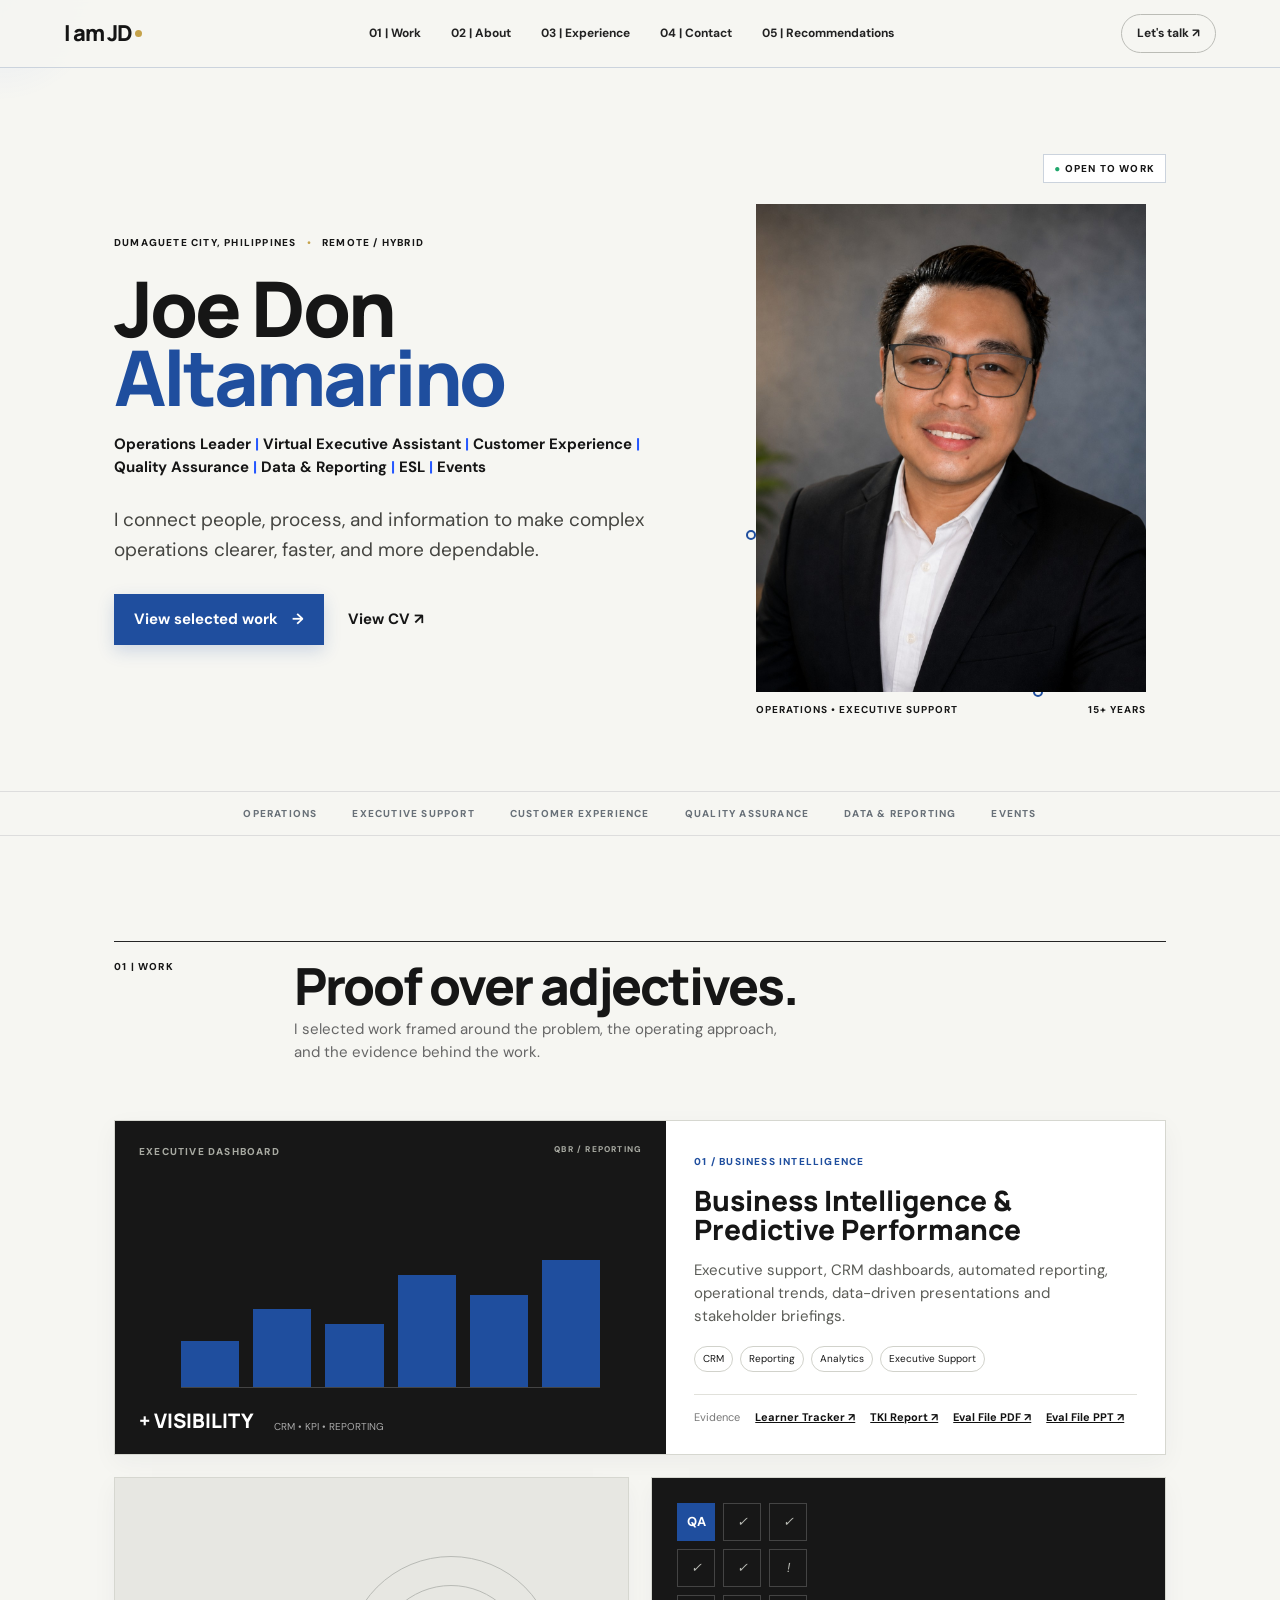
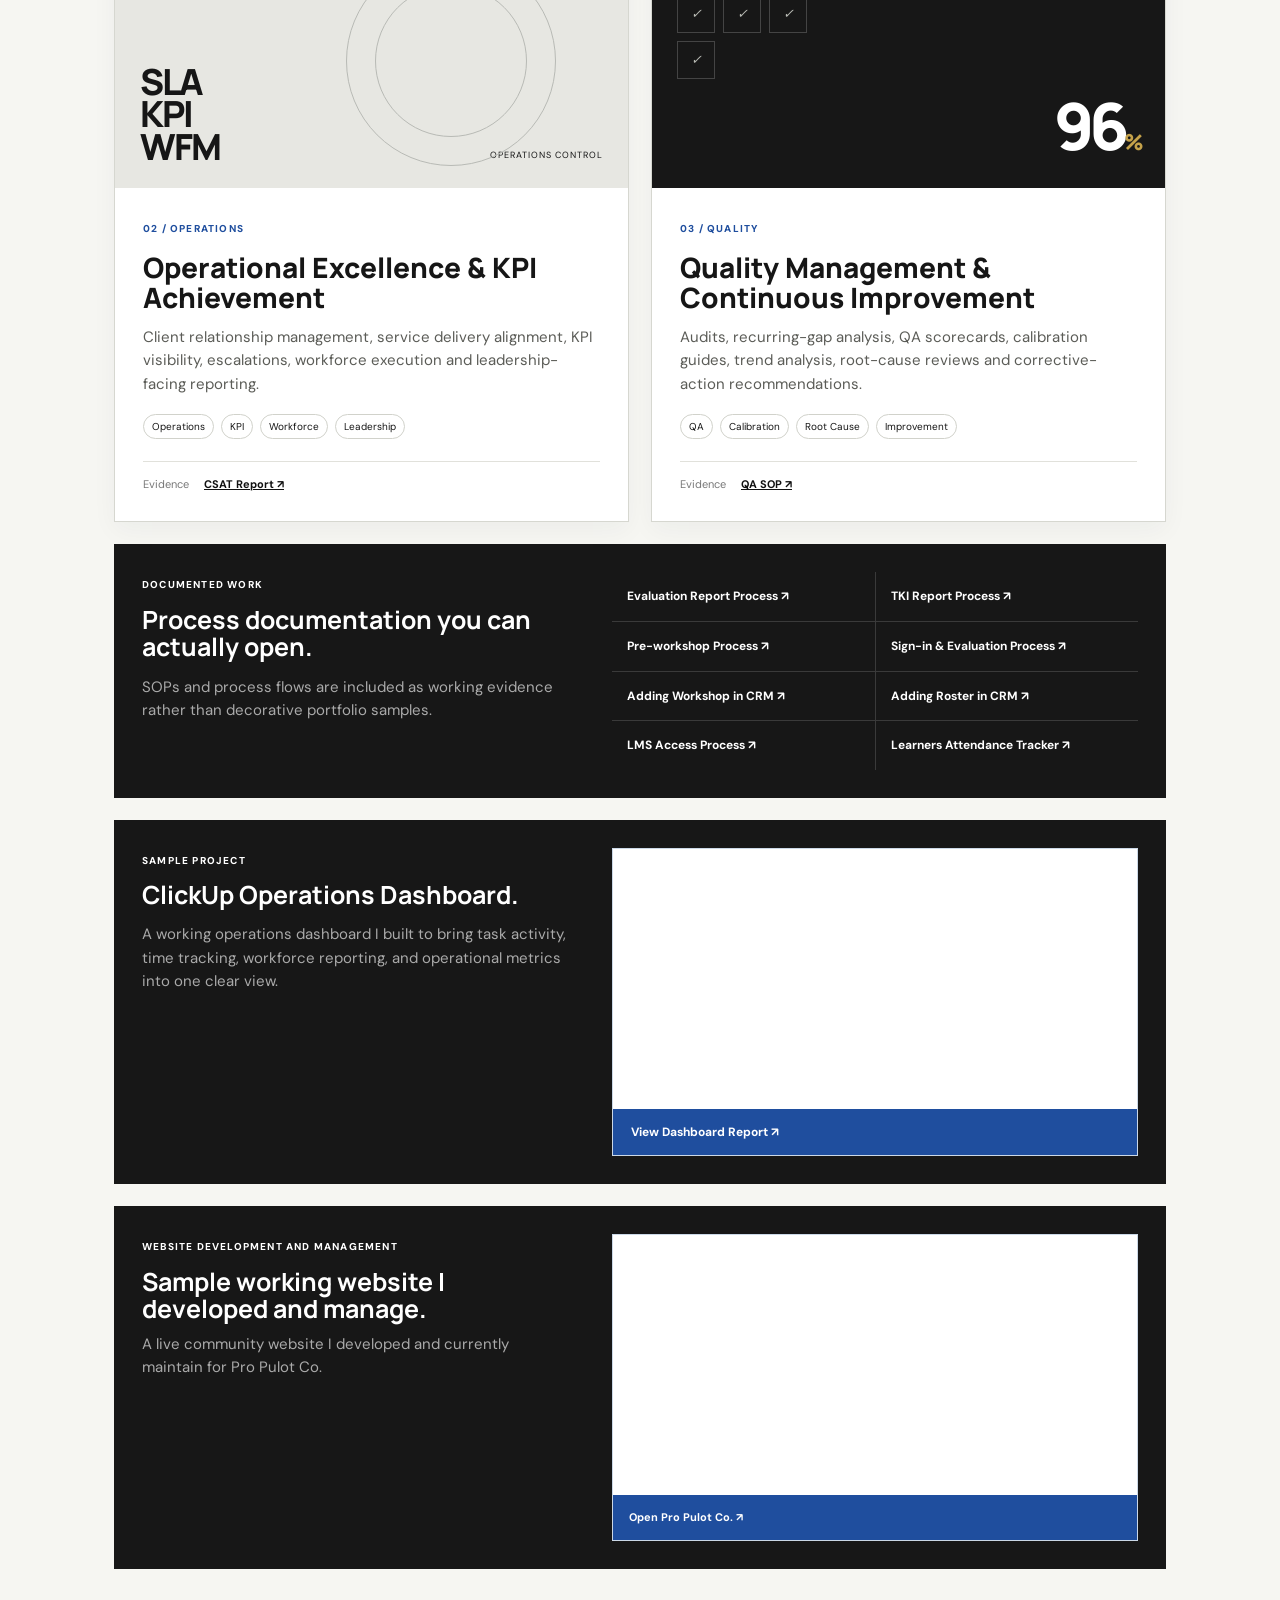
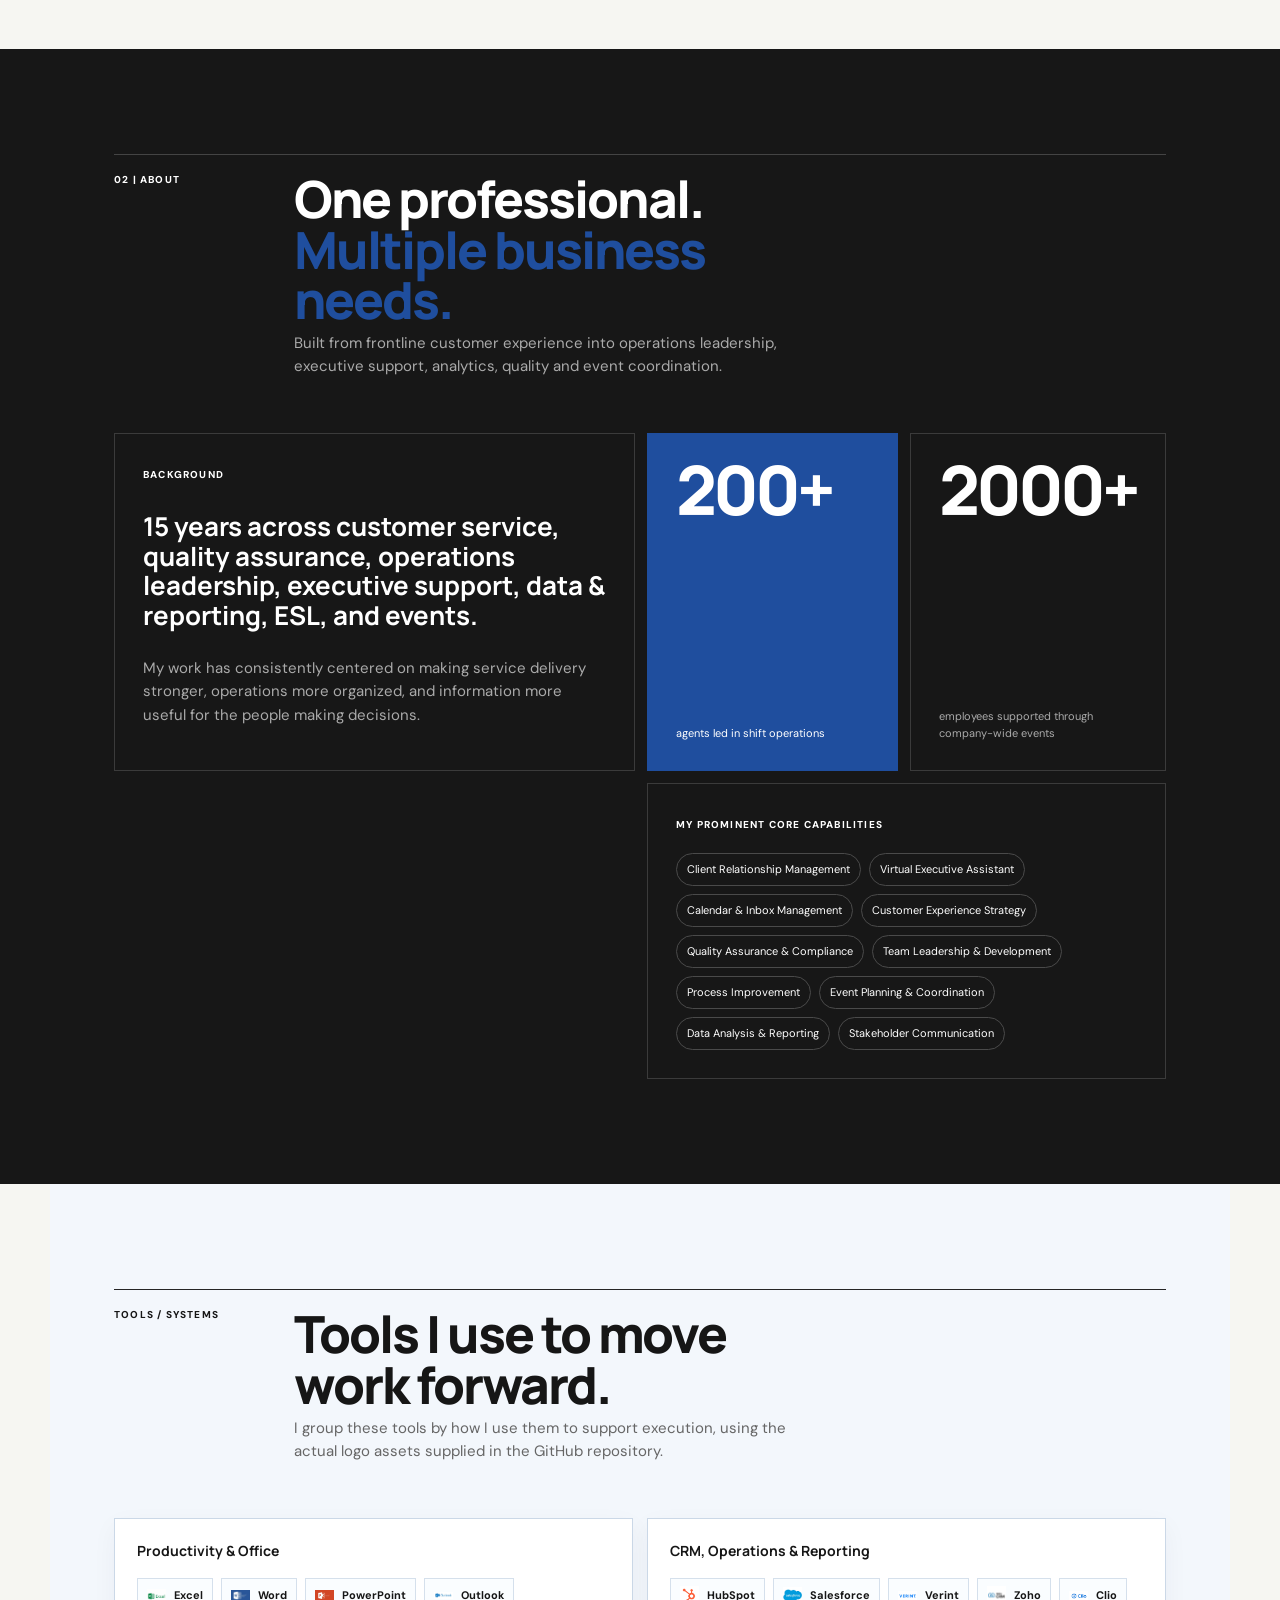
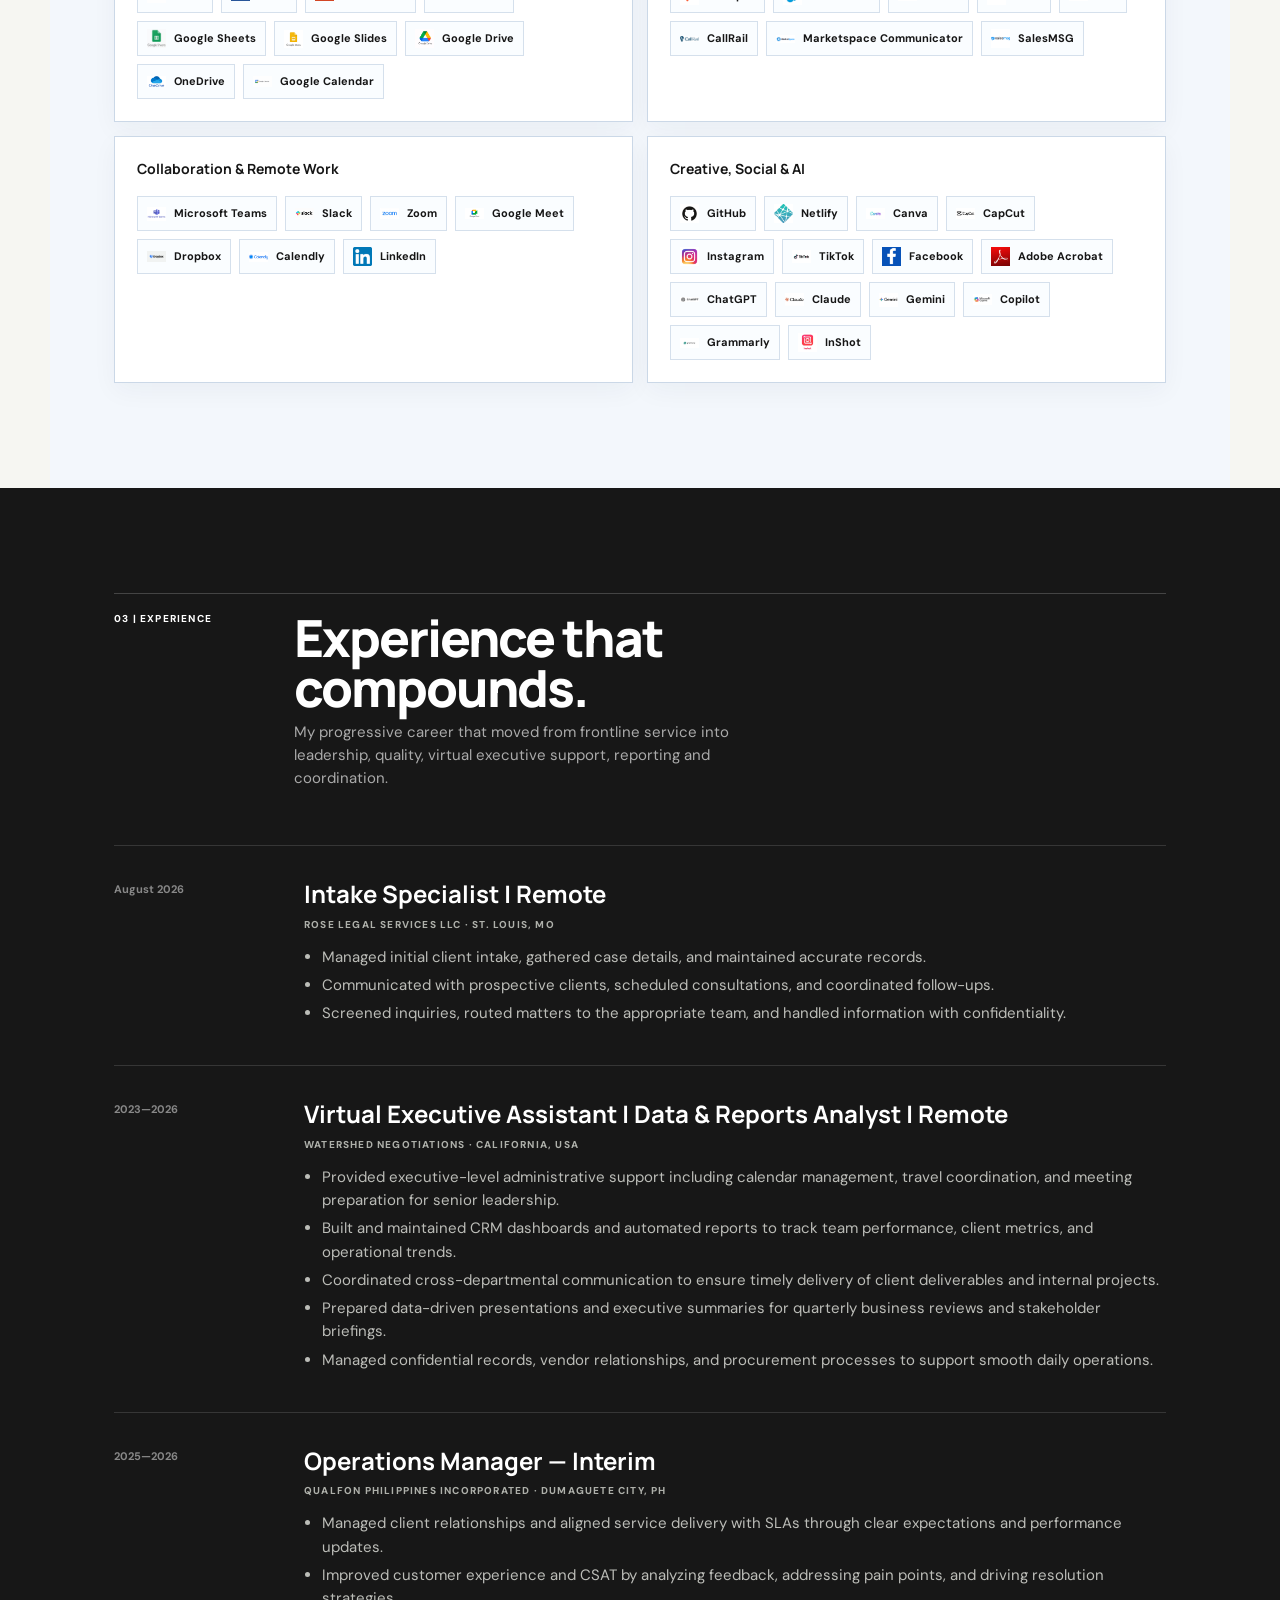
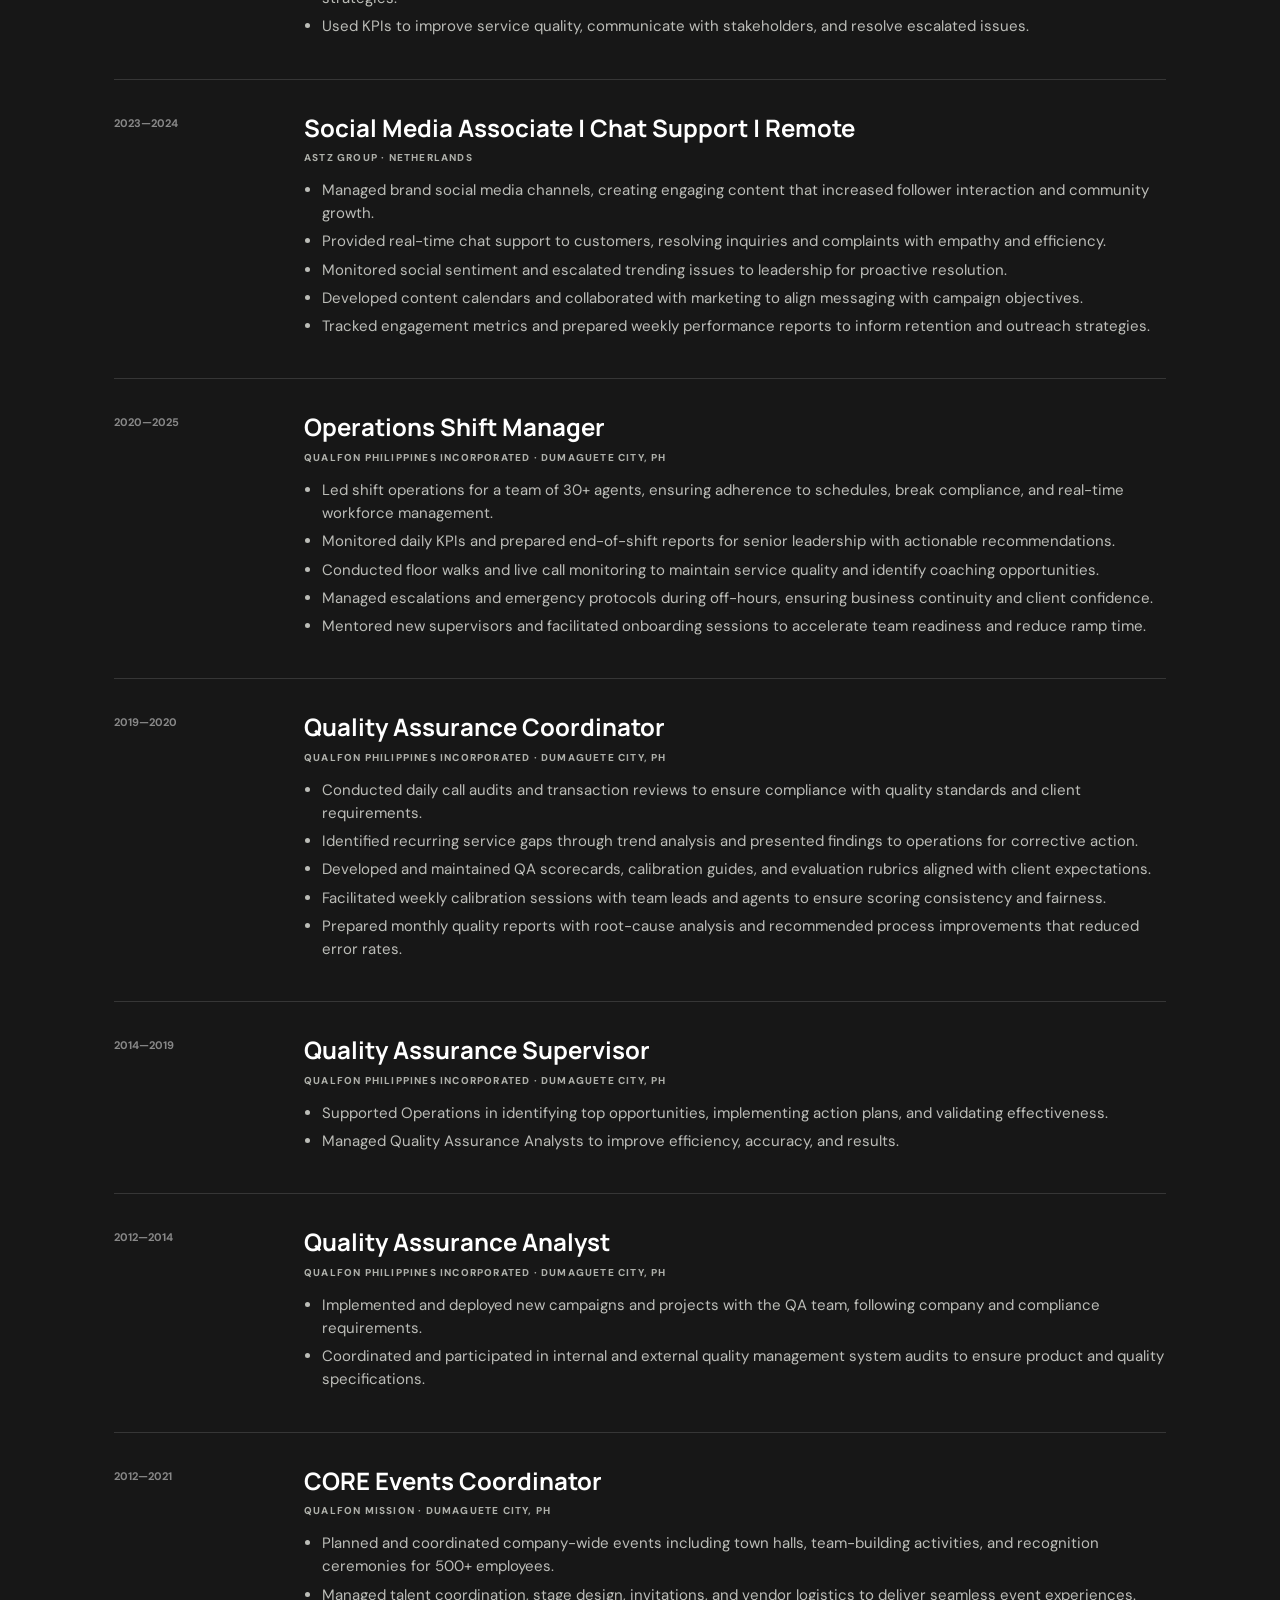
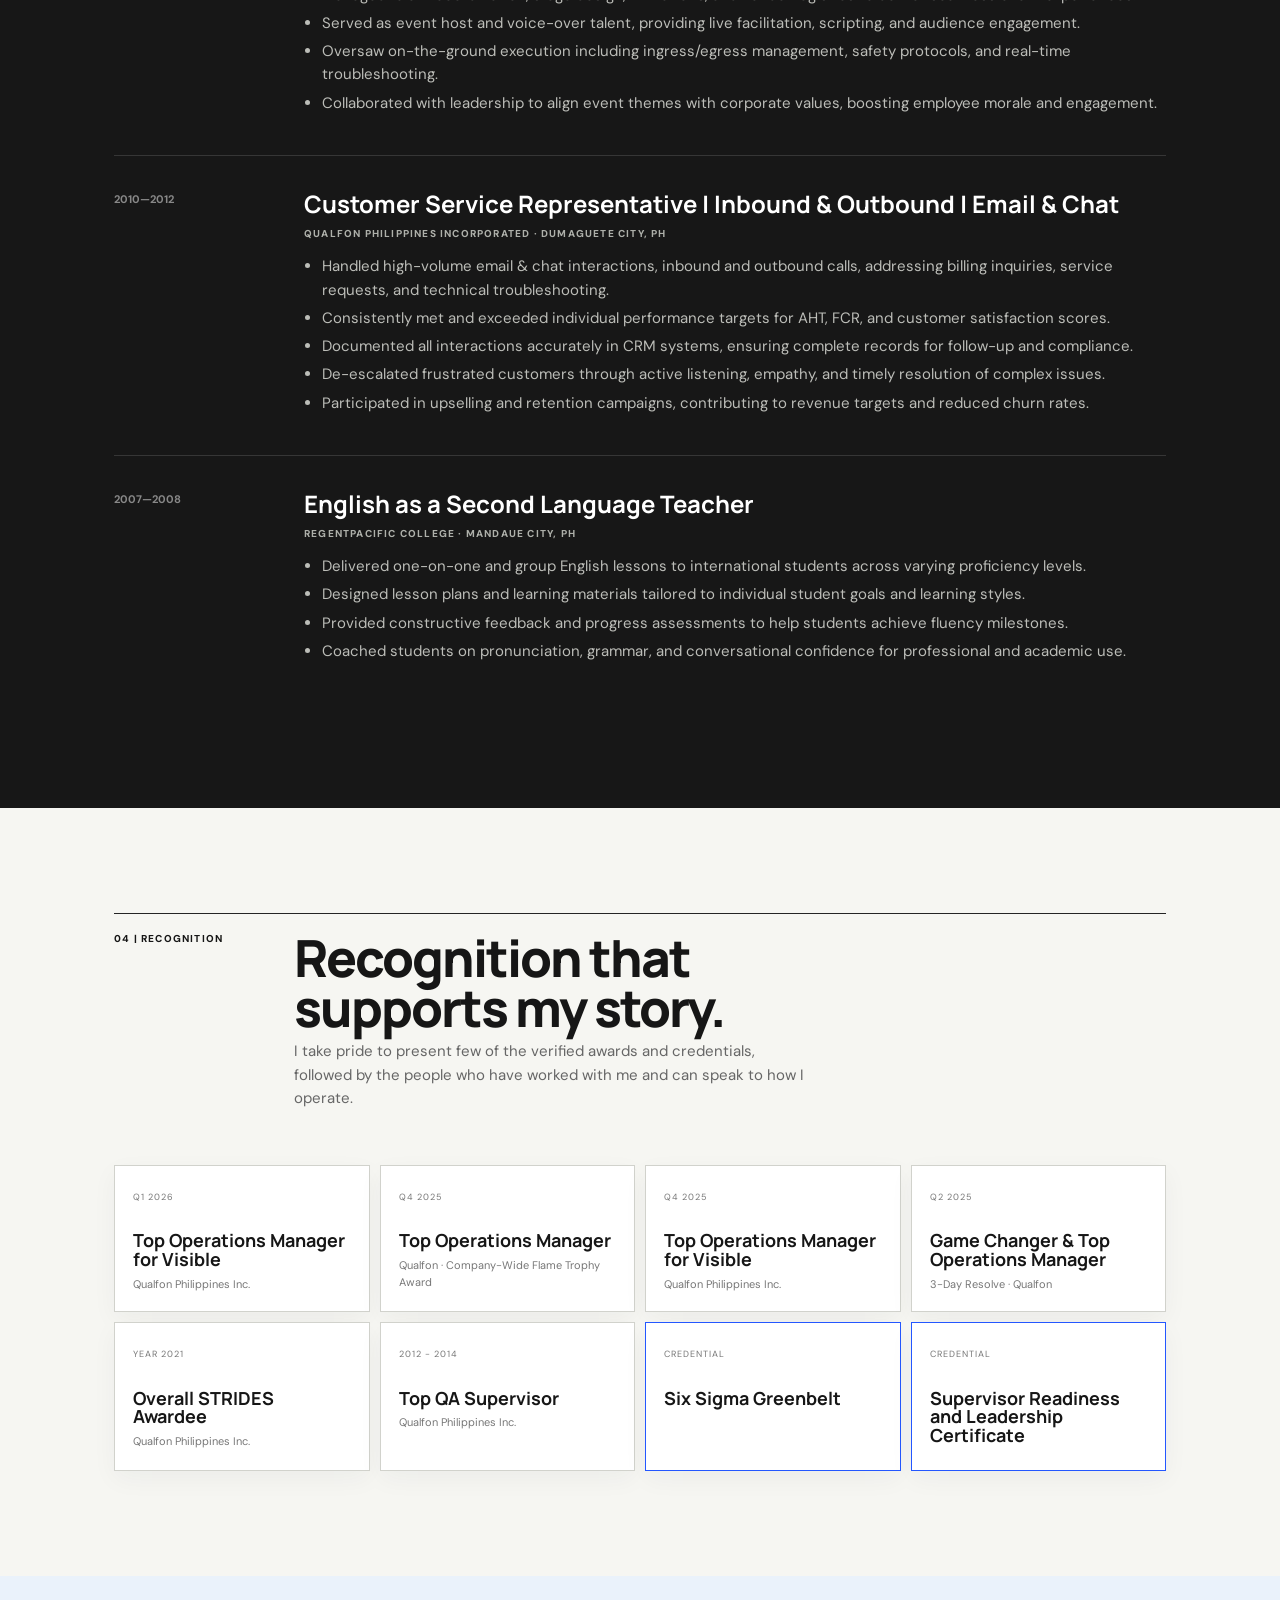
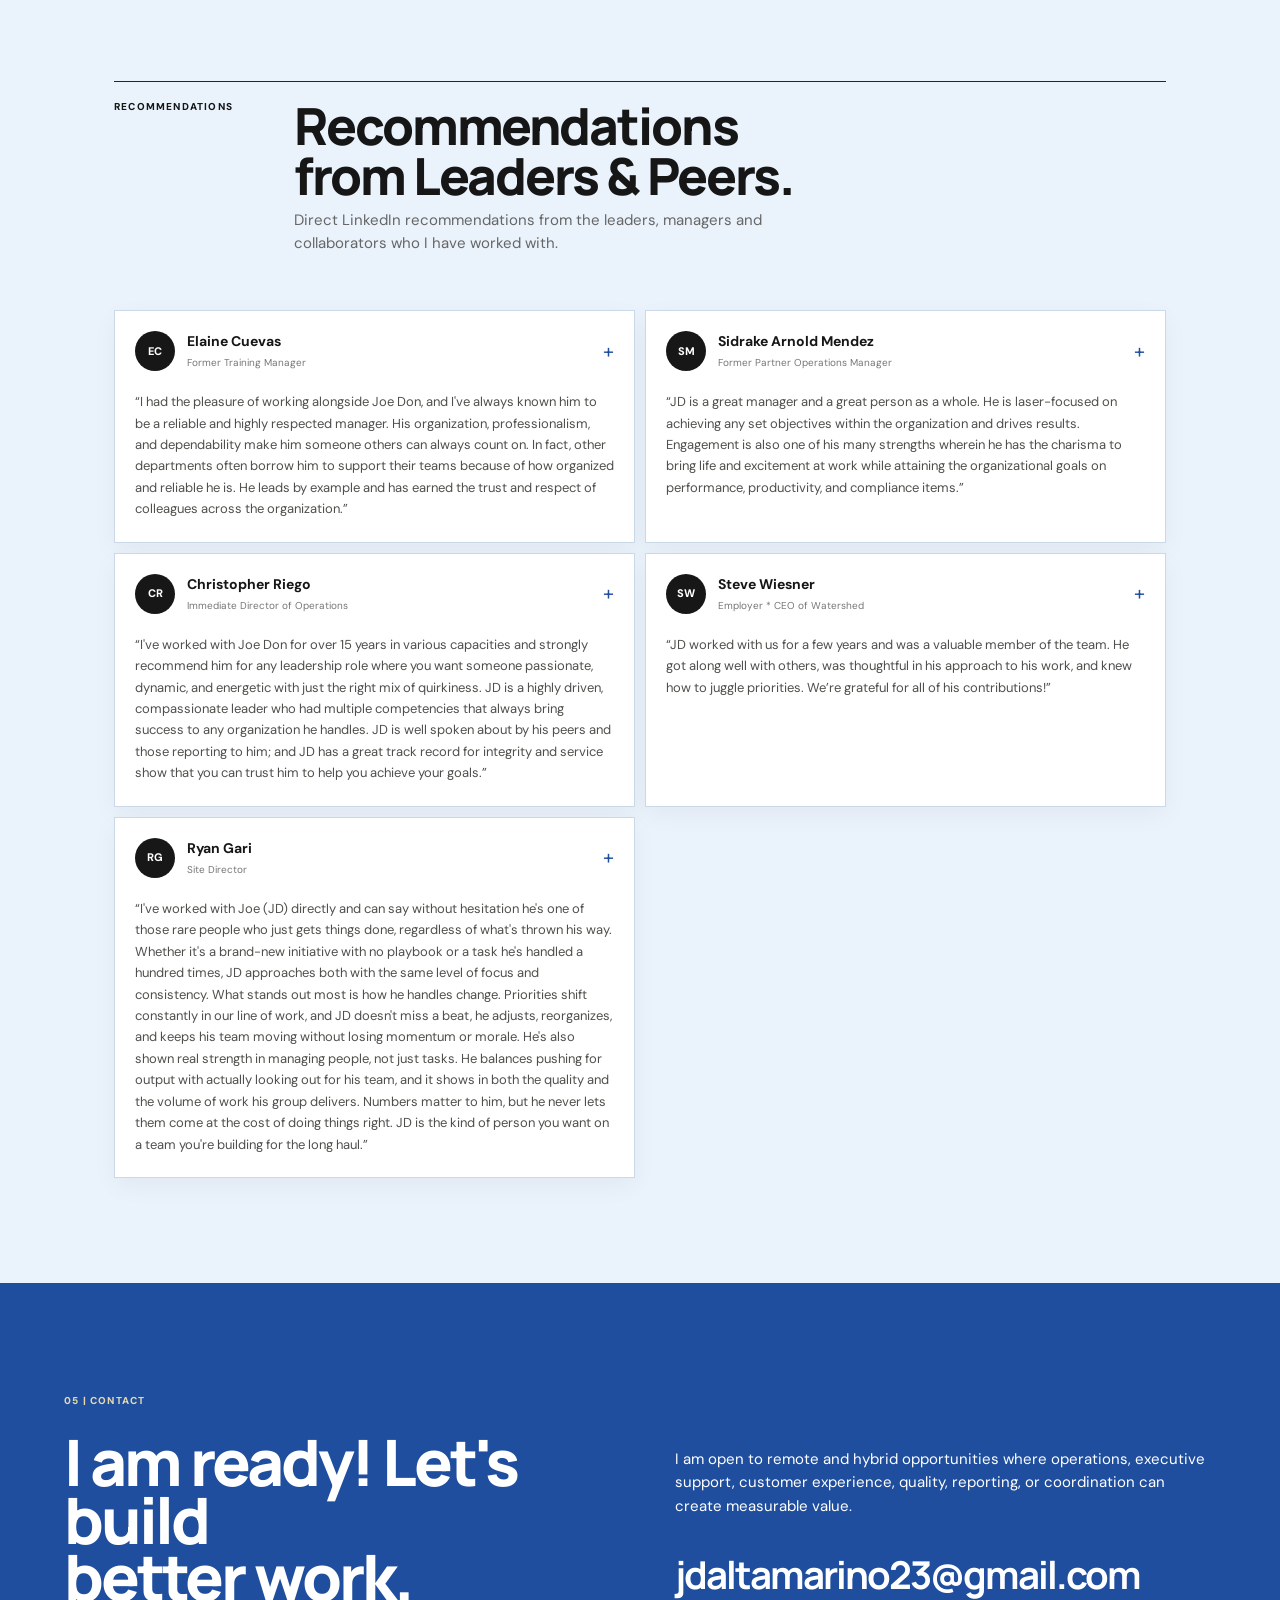
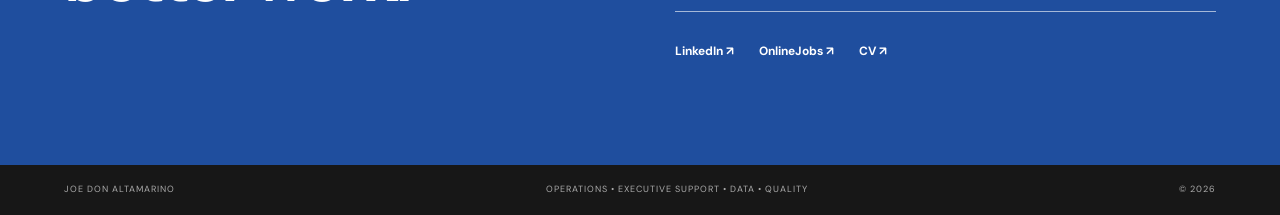
<file: index.html>
<!doctype html>
<html lang="en">
<head>
<meta charset="utf-8">
<meta name="viewport" content="width=device-width, initial-scale=1">
<meta name="description" content="Joe Don Altamarino — Operations Leader, Virtual Executive Assistant, Customer Experience, Quality Assurance, Data & Reporting, ESL and Events.">
<title>Joe Don Altamarino — Executive Portfolio</title>
<link rel="preconnect" href="https://fonts.googleapis.com">
<link rel="preconnect" href="https://fonts.gstatic.com" crossorigin>
<link href="https://fonts.googleapis.com/css2?family=DM+Sans:wght@400;500;600;700&family=Manrope:wght@600;700;800&display=swap" rel="stylesheet">
<link rel="stylesheet" href="style.css">
</head>
<body>
<div class="cursor-glow" aria-hidden="true"></div>
<div class="progress" id="progress"></div>

<header class="nav">
  <a href="#top" class="brand" aria-label="Joe Don Altamarino home"><span>I am JD</span><i></i></a>
  <nav>
    <a href="#work">01 | Work</a>
    <a href="#about">02 | About</a>
    <a href="#experience">03 | Experience</a>
    <a href="#contact">04 | Contact</a>
    <a href="#recommendations">05 | Recommendations</a>
  </nav>
  <a class="nav-cta" href="#contact">Let's talk <span>↗</span></a>
</header>

<main id="top">
<section class="hero">
  <div class="hero-copy">
    <p class="eyebrow">DUMAGUETE CITY, PHILIPPINES <b>•</b> REMOTE / HYBRID</p>
    <h1>Joe Don<br><span>Altamarino</span></h1>
    <p class="position">Operations Leader <i>|</i> Virtual Executive Assistant <i>|</i> Customer Experience <i>|</i> Quality Assurance <i>|</i> Data & Reporting <i>|</i> ESL <i>|</i> Events</p>
    <p class="lede">I connect people, process, and information to make complex operations clearer, faster, and more dependable.</p>
    <div class="actions">
      <a class="btn primary" href="#work">View selected work <span>→</span></a>
<a class="btn text" href="docs/Joe%20Don%20Altamarino%20-%20Modified%20Resume.pdf" target="_blank" rel="noopener">View CV ↗</a> 
    </div>
  </div>
  <div class="hero-visual">
    <div class="status">● OPEN TO WORK</div>
    <div class="portrait"><img src="joe-don-headshot.png" alt="Joe Don Altamarino"></div>
    <div class="visual-caption"><span>OPERATIONS • EXECUTIVE SUPPORT</span><span>15+ YEARS</span></div>
    <div class="moving-system" aria-hidden="true">
      <span class="node n1"></span><span class="node n2"></span><span class="node n3"></span><span class="node n4"></span>
      <span class="line l1"></span><span class="line l2"></span><span class="line l3"></span>
    </div>
  </div>
</section>

<div class="trust-strip"><span>OPERATIONS</span><span>EXECUTIVE SUPPORT</span><span>CUSTOMER EXPERIENCE</span><span>QUALITY ASSURANCE</span><span>DATA & REPORTING</span><span>EVENTS</span></div>

<section id="work" class="section">
  <div class="section-intro">
    <div class="label">01 | WORK</div>
    <div>
      <h2>Proof over adjectives.</h2>
      <p>I selected work framed around the problem, the operating approach, and the evidence behind the work.</p>
    </div>
  </div>

  <div class="projects">
    <article class="project project-large reveal">
      <div class="project-visual visual-dashboard">
        <div class="visual-top"><span>EXECUTIVE DASHBOARD</span><small>QBR / REPORTING</small></div>
        <div class="chart"><i style="height:32%"></i><i style="height:54%"></i><i style="height:44%"></i><i style="height:78%"></i><i style="height:64%"></i><i style="height:88%"></i></div>
        <div class="metric"><strong>+ VISIBILITY</strong><span>CRM • KPI • REPORTING</span></div>
      </div>
      <div class="project-copy">
        <span class="project-no">01 / BUSINESS INTELLIGENCE</span>
        <h3>Business Intelligence & Predictive Performance</h3>
        <p>Executive support, CRM dashboards, automated reporting, operational trends, data-driven presentations and stakeholder briefings.</p>
        <div class="chips"><span>CRM</span><span>Reporting</span><span>Analytics</span><span>Executive Support</span></div>
        <div class="evidence">
          <span>Evidence</span>
          <a href="docs/Learners Attendance Record.xlsx">Learner Tracker ↗</a>
          <a href="docs/006 TKI - CLIENT Best Negotiating Practices - DATE.xlsx">TKI Report ↗</a>
          <a href="docs/ER - 02-10-26 - MPC - AOP2 (Marcelo)(5335).pdf">Eval File PDF ↗</a>
          <a href="docs/ER - 02-10-26 - MPC - AOP2 (Marcelo)(5335).pptx">Eval File PPT ↗</a>
        </div>
      </div>
    </article>

    <article class="project reveal">
      <div class="project-visual visual-ops">
        <div class="rings"></div><strong>SLA<br>KPI<br>WFM</strong><small>OPERATIONS CONTROL</small>
      </div>
      <div class="project-copy">
        <span class="project-no">02 / OPERATIONS</span>
        <h3>Operational Excellence & KPI Achievement</h3>
        <p>Client relationship management, service delivery alignment, KPI visibility, escalations, workforce execution and leadership-facing reporting.</p>
        <div class="chips"><span>Operations</span><span>KPI</span><span>Workforce</span><span>Leadership</span></div>
        <div class="evidence">
        <span>Evidence</span>
          <a href="docs/Customer Service Tracker.xlsx">CSAT Report ↗</a>
        </div>
        </div>
    </article>

    <article class="project reveal">
      <div class="project-visual visual-quality">
        <div class="qa-grid"><b>QA</b><i>✓</i><i>✓</i><i>✓</i><i>✓</i><i>!</i><i>✓</i><i>✓</i><i>✓</i><i>✓</i></div>
        <strong>96<span>%</span></strong>
      </div>
      <div class="project-copy">
        <span class="project-no">03 / QUALITY</span>
        <h3>Quality Management & Continuous Improvement</h3>
        <p>Audits, recurring-gap analysis, QA scorecards, calibration guides, trend analysis, root-cause reviews and corrective-action recommendations.</p>
        <div class="chips"><span>QA</span><span>Calibration</span><span>Root Cause</span><span>Improvement</span></div>
        <div class="evidence">
        <span>Evidence</span>
          <a href="docs/QA Calibration SOP.pdf">QA SOP ↗</a>
        </div>
      </div>
    </article>
  </div>

 <div class="evidence-panel">
  <div>
    <span class="label">DOCUMENTED WORK</span>
    <h3>Process documentation you can actually open.</h3>
    <p>SOPs and process flows are included as working evidence rather than decorative portfolio samples.</p>
  </div>

  <div class="link-grid">
    <a href="docs/Process Flow to Create Eval Report.pdf">Evaluation Report Process ↗</a>
    <a href="docs/Process Flow to Create TKI Report.pdf">TKI Report Process ↗</a>
    <a href="docs/Process to Create Pre-workshop Survey & Report.pdf">Pre-workshop Process ↗</a>
    <a href="docs/Process Flow in Creating Sign In & Eval Forms.pdf">Sign-in & Evaluation Process ↗</a>
    <a href="docs/Adding Workshop in CRM.pdf">Adding Workshop in CRM ↗</a>
    <a href="docs/Adding Roster List in CRM.pdf">Adding Roster in CRM ↗</a>
    <a href="docs/How to Add LMS Access Launching Date.pdf">LMS Access Process ↗</a>
    <a href="docs/Learners Attendance Record.xlsx">Learners Attendance Tracker ↗</a>
  </div>
</div>

  <div class="evidence-panel">
  <div>
    <span class="label">SAMPLE PROJECT</span>
    <h3>ClickUp Operations Dashboard.</h3>
    <p>
      A working operations dashboard I built to bring task activity, time tracking,
      workforce reporting, and operational metrics into one clear view.
    </p>
  </div>

  <div class="website-preview dashboard-preview">
    <iframe
      src="docs/Operations Dashboard.pdf#page=1&view=FitH"
      title="ClickUp Operations Dashboard Preview">
    </iframe>

    <a href="docs/Operations Dashboard.pdf" target="_blank" rel="noopener">
      View Dashboard Report ↗
    </a>
  </div>
</div>
</section>

<section class="website-section">
  <div class="evidence-panel">
    <div>
      <span class="label">WEBSITE DEVELOPMENT AND MANAGEMENT</span>
      <h3>Sample working website I developed and manage.</h3>
      <p>A live community website I developed and currently maintain for Pro Pulot Co.</p>
    </div>

    <div class="website-preview">
      <iframe
        src="https://pro-pulot-co.github.io/"
        title="Pro Pulot Co. Website Preview"
        loading="lazy">
      </iframe>

      <a href="https://pro-pulot-co.github.io/#home" target="_blank" rel="noopener">
        Open Pro Pulot Co. ↗
      </a>
    </div>
  </div>
</section>
  
<section id="about" class="section about-section">
  <div class="section-intro">
    <div class="label">02 | ABOUT</div>
    <div><h2>One professional.<br><em>Multiple business needs.</em></h2><p>Built from frontline customer experience into operations leadership, executive support, analytics, quality and event coordination.</p></div>
  </div>

  <div class="about-grid">
    <div class="about-story">
      <span class="label">BACKGROUND</span>
      <h3>15 years across customer service, quality assurance, operations leadership, executive support, data & reporting, ESL, and events.</h3>
      <p>My work has consistently centered on making service delivery stronger, operations more organized, and information more useful for the people making decisions.</p>
    </div>
    <div class="stat-card accent"><strong>200+</strong><span>agents led in shift operations</span></div>
    <div class="stat-card"><strong>2000+</strong><span>employees supported through company-wide events</span></div>
    <div class="capabilities">
      <span class="label">MY PROMINENT CORE CAPABILITIES</span>
      <div class="cap-list">
        <span>Client Relationship Management</span><span>Virtual Executive Assistant</span><span>Calendar & Inbox Management</span><span>Customer Experience Strategy</span><span>Quality Assurance & Compliance</span><span>Team Leadership & Development</span><span>Process Improvement</span><span>Event Planning & Coordination</span><span>Data Analysis & Reporting</span><span>Stakeholder Communication</span>
      </div>
    </div>
  </div>
</section>

<section class="section toolkit">
  <div class="section-intro">
    <div class="label">TOOLS / SYSTEMS</div>
    <div><h2>Tools I use to move work forward.</h2><p>I group these tools by how I use them to support execution, using the actual logo assets supplied in the GitHub repository.</p></div>
  </div>

  <div class="tool-groups">

    <div class="tool-group">
      <h3>Productivity & Office</h3>
      <div class="tool-list">
        <span><img src="icons/excel.jpg">Excel</span>
        <span><img src="icons/word.jpg">Word</span>
        <span><img src="icons/ppt.jpg">PowerPoint</span>
        <span><img src="icons/outlook.jpg">Outlook</span>
        <span><img src="icons/sheet.jpg">Google Sheets</span>
        <span><img src="icons/slides.jpg">Google Slides</span>
        <span><img src="icons/google drive.jpg">Google Drive</span>
        <span><img src="icons/onedrive.jpg">OneDrive</span>
        <span><img src="icons/google calendar.jpg">Google Calendar</span>
      </div>
    </div>

    <div class="tool-group">
      <h3>CRM, Operations & Reporting</h3>
      <div class="tool-list">
        <span><img src="icons/hubspot.jpg">HubSpot</span>
        <span><img src="icons/salesforce.jpg">Salesforce</span>
        <span><img src="icons/verint.jpg">Verint</span>
        <span><img src="icons/zoho.jpg">Zoho</span>
        <span><img src="icons/clio.png">Clio</span>
        <span><img src="icons/callrail.png">CallRail</span>
        <span><img src="icons/market.png">Marketspace Communicator</span>
        <span><img src="icons/sales.png">SalesMSG</span>
      </div>
    </div>

    <div class="tool-group">
      <h3>Collaboration & Remote Work</h3>
      <div class="tool-list">
        <span><img src="icons/teams.jpg">Microsoft Teams</span>
        <span><img src="icons/slack.jpg">Slack</span>
        <span><img src="icons/zoom.jpg">Zoom</span>
        <span><img src="icons/google meet.jpg">Google Meet</span>
        <span><img src="icons/dropbox.jpg">Dropbox</span>
        <span><img src="icons/calendly.jpg">Calendly</span>
        <span><img src="icons/linkedin.jpg">LinkedIn</span>
      </div>
    </div>

    <div class="tool-group">
      <h3>Creative, Social & AI</h3>
      <div class="tool-list">
        <span><img src="icons/github.jpg">GitHub</span>
        <span><img src="icons/netlify.jpg">Netlify</span>
        <span><img src="icons/canva.jpg">Canva</span>
        <span><img src="icons/capcut.jpg">CapCut</span>
        <span><img src="icons/ig.jpg">Instagram</span>
        <span><img src="icons/tiktok.jpg">TikTok</span>
        <span><img src="icons/fb.jpg">Facebook</span>
        <span><img src="icons/adobe.jpg">Adobe Acrobat</span>
        <span><img src="icons/chatgpt.jpg">ChatGPT</span>
        <span><img src="icons/claude.jpg">Claude</span>
        <span><img src="icons/gemini.jpg">Gemini</span>
        <span><img src="icons/copilot.jpg">Copilot</span>
        <span><img src="icons/grammarly.jpg">Grammarly</span>
        <span><img src="icons/inshot.jpg">InShot</span>
      </div>
    </div>

  </div>
</section>

<section id="experience" class="section experience">
  <div class="section-intro">
    <div class="label">03 | EXPERIENCE</div>
    <div><h2>Experience that compounds.</h2><p>My progressive career that moved from frontline service into leadership, quality, virtual executive support, reporting and coordination.</p></div>
  </div>
  <div class="experience-list">
    <article><time>August 2026</time><div><h3>Intake Specialist | Remote</h3><p class="company">Rose Legal Services LLC · St. Louis, MO</p><ul><li>Managed initial client intake, gathered case details, and maintained accurate records.</li><li>Communicated with prospective clients, scheduled consultations, and coordinated follow-ups.</li><li>Screened inquiries, routed matters to the appropriate team, and handled information with confidentiality.</li></ul></div></article>
    <article><time>2023—2026</time><div><h3>Virtual Executive Assistant | Data & Reports Analyst | Remote</h3><p class="company">Watershed Negotiations · California, USA</p><ul><li>Provided executive-level administrative support including calendar management, travel coordination, and meeting preparation for senior leadership.</li><li>Built and maintained CRM dashboards and automated reports to track team performance, client metrics, and operational trends.</li><li>Coordinated cross-departmental communication to ensure timely delivery of client deliverables and internal projects.</li><li>Prepared data-driven presentations and executive summaries for quarterly business reviews and stakeholder briefings.</li><li>Managed confidential records, vendor relationships, and procurement processes to support smooth daily operations.</li></ul></div></article>
    <article><time>2025—2026</time><div><h3>Operations Manager — Interim</h3><p class="company">Qualfon Philippines Incorporated · Dumaguete City, PH</p><ul><li>Managed client relationships and aligned service delivery with SLAs through clear expectations and performance updates.</li><li>Improved customer experience and CSAT by analyzing feedback, addressing pain points, and driving resolution strategies.</li><li>Used KPIs to improve service quality, communicate with stakeholders, and resolve escalated issues.</li></ul></div></article>
    <article><time>2023—2024</time><div><h3>Social Media Associate | Chat Support | Remote</h3><p class="company">ASTZ Group · Netherlands</p><ul><li>Managed brand social media channels, creating engaging content that increased follower interaction and community growth.</li><li>Provided real-time chat support to customers, resolving inquiries and complaints with empathy and efficiency.</li><li>Monitored social sentiment and escalated trending issues to leadership for proactive resolution.</li><li>Developed content calendars and collaborated with marketing to align messaging with campaign objectives.</li><li>Tracked engagement metrics and prepared weekly performance reports to inform retention and outreach strategies.</li></ul></div></article>
    <article><time>2020—2025</time><div><h3>Operations Shift Manager</h3><p class="company">Qualfon Philippines Incorporated · Dumaguete City, PH</p><ul><li>Led shift operations for a team of 30+ agents, ensuring adherence to schedules, break compliance, and real-time workforce management.</li><li>Monitored daily KPIs and prepared end-of-shift reports for senior leadership with actionable recommendations.</li><li>Conducted floor walks and live call monitoring to maintain service quality and identify coaching opportunities.</li><li>Managed escalations and emergency protocols during off-hours, ensuring business continuity and client confidence.</li><li>Mentored new supervisors and facilitated onboarding sessions to accelerate team readiness and reduce ramp time.</li></ul></div></article>
    <article><time>2019—2020</time><div><h3>Quality Assurance Coordinator</h3><p class="company">Qualfon Philippines Incorporated · Dumaguete City, PH</p><ul><li>Conducted daily call audits and transaction reviews to ensure compliance with quality standards and client requirements.</li><li>Identified recurring service gaps through trend analysis and presented findings to operations for corrective action.</li><li>Developed and maintained QA scorecards, calibration guides, and evaluation rubrics aligned with client expectations.</li><li>Facilitated weekly calibration sessions with team leads and agents to ensure scoring consistency and fairness.</li><li>Prepared monthly quality reports with root-cause analysis and recommended process improvements that reduced error rates.</li></ul></div></article>
    <article><time>2014—2019</time><div><h3>Quality Assurance Supervisor</h3><p class="company">Qualfon Philippines Incorporated · Dumaguete City, PH</p><ul><li>Supported Operations in identifying top opportunities, implementing action plans, and validating effectiveness.</li><li>Managed Quality Assurance Analysts to improve efficiency, accuracy, and results.</li></ul></div></article>
    <article><time>2012—2014</time><div><h3>Quality Assurance Analyst</h3><p class="company">Qualfon Philippines Incorporated · Dumaguete City, PH</p><ul><li>Implemented and deployed new campaigns and projects with the QA team, following company and compliance requirements.</li><li>Coordinated and participated in internal and external quality management system audits to ensure product and quality specifications.</li></ul></div></article>
    <article><time>2012—2021</time><div><h3>CORE Events Coordinator</h3><p class="company">Qualfon Mission · Dumaguete City, PH</p><ul><li>Planned and coordinated company-wide events including town halls, team-building activities, and recognition ceremonies for 500+ employees.</li><li>Managed talent coordination, stage design, invitations, and vendor logistics to deliver seamless event experiences.</li><li>Served as event host and voice-over talent, providing live facilitation, scripting, and audience engagement.</li><li>Oversaw on-the-ground execution including ingress/egress management, safety protocols, and real-time troubleshooting.</li><li>Collaborated with leadership to align event themes with corporate values, boosting employee morale and engagement.</li></ul></div></article>
    <article><time>2010—2012</time><div><h3>Customer Service Representative | Inbound & Outbound | Email & Chat</h3><p class="company">Qualfon Philippines Incorporated · Dumaguete City, PH</p><ul><li>Handled high-volume email & chat interactions, inbound and outbound calls, addressing billing inquiries, service requests, and technical troubleshooting.</li><li>Consistently met and exceeded individual performance targets for AHT, FCR, and customer satisfaction scores.</li><li>Documented all interactions accurately in CRM systems, ensuring complete records for follow-up and compliance.</li><li>De-escalated frustrated customers through active listening, empathy, and timely resolution of complex issues.</li><li>Participated in upselling and retention campaigns, contributing to revenue targets and reduced churn rates.</li></ul></div></article>
    <article><time>2007—2008</time><div><h3>English as a Second Language Teacher</h3><p class="company">RegentPacific College · Mandaue City, PH</p><ul><li>Delivered one-on-one and group English lessons to international students across varying proficiency levels.</li><li>Designed lesson plans and learning materials tailored to individual student goals and learning styles.</li><li>Provided constructive feedback and progress assessments to help students achieve fluency milestones.</li><li>Coached students on pronunciation, grammar, and conversational confidence for professional and academic use.</li></ul></div></article>
  </div>
</section>

<section class="section recognition">
  <div class="section-intro">
    <div class="label">04 | RECOGNITION</div>
    <div><h2>Recognition that supports my story.</h2><p>I take pride to present few of the verified awards and credentials, followed by the people who have worked with me and can speak to how I operate.</p></div>
  </div>
  <div class="recognition-grid">
    <article><small>Q1 2026</small><h3>Top Operations Manager for Visible</h3><p>Qualfon Philippines Inc.</p></article>
    <article><small>Q4 2025</small><h3>Top Operations Manager</h3><p>Qualfon · Company-Wide Flame Trophy Award</p></article>
    <article><small>Q4 2025</small><h3>Top Operations Manager for Visible</h3><p>Qualfon Philippines Inc.</p></article>
    <article><small>Q2 2025</small><h3>Game Changer & Top Operations Manager</h3><p>3-Day Resolve · Qualfon</p></article>
    <article><small>Year 2021</small><h3>Overall STRIDES Awardee</h3><p>Qualfon Philippines Inc.</p></article>
    <article><small>2012 - 2014</small><h3>Top QA Supervisor</h3><p>Qualfon Philippines Inc.</p></article>
    <article class="credential"><small>CREDENTIAL</small><h3>Six Sigma Greenbelt</h3></article>
    <article class="credential"><small>CREDENTIAL</small><h3>Supervisor Readiness and Leadership Certificate</h3></article>
  </div>
</section>

<section id="recommendations" class="section recommendations">
  <div class="section-intro">
    <div class="label">RECOMMENDATIONS</div>
    <div><h2>Recommendations from Leaders & Peers.</h2><p>Direct LinkedIn recommendations from the leaders, managers and collaborators who I have worked with.</p></div>
  </div>
  <div class="recommendation-grid">
    <details open><summary><span class="avatar">EC</span><span><b>Elaine Cuevas</b><small>Former Training Manager</small></span><i>+</i></summary><blockquote>“I had the pleasure of working alongside Joe Don, and I've always known him to be a reliable and highly respected manager. His organization, professionalism, and dependability make him someone others can always count on. In fact, other departments often borrow him to support their teams because of how organized and reliable he is. He leads by example and has earned the trust and respect of colleagues across the organization.”</blockquote></details>
    <details open><summary><span class="avatar">SM</span><span><b>Sidrake Arnold Mendez</b><small>Former Partner Operations Manager</small></span><i>+</i></summary><blockquote>“JD is a great manager and a great person as a whole. He is laser-focused on achieving any set objectives within the organization and drives results. Engagement is also one of his many strengths wherein he has the charisma to bring life and excitement at work while attaining the organizational goals on performance, productivity, and compliance items.”</blockquote></details>
    <details open><summary><span class="avatar">CR</span><span><b>Christopher Riego</b><small>Immediate Director of Operations</small></span><i>+</i></summary><blockquote>“I've worked with Joe Don for over 15 years in various capacities and strongly recommend him for any leadership role where you want someone passionate, dynamic, and energetic with just the right mix of quirkiness. JD is a highly driven, compassionate leader who had multiple competencies that always bring success to any organization he handles. JD is well spoken about by his peers and those reporting to him; and JD has a great track record for integrity and service show that you can trust him to help you achieve your goals.”</blockquote></details>
    <details open><summary><span class="avatar">SW</span><span><b>Steve Wiesner</b><small>Employer * CEO of Watershed</small></span><i>+</i></summary><blockquote>“JD worked with us for a few years and was a valuable member of the team. He got along well with others, was thoughtful in his approach to his work, and knew how to juggle priorities. We’re grateful for all of his contributions!”</blockquote></details>
    <details open><summary><span class="avatar">RG</span><span><b>Ryan Gari</b><small>Site Director</small></span><i>+</i></summary><blockquote>“I've worked with Joe (JD) directly and can say without hesitation he's one of those rare people who just gets things done, regardless of what's thrown his way. Whether it's a brand-new initiative with no playbook or a task he's handled a hundred times, JD approaches both with the same level of focus and consistency. What stands out most is how he handles change. Priorities shift constantly in our line of work, and JD doesn't miss a beat, he adjusts, reorganizes, and keeps his team moving without losing momentum or morale. He's also shown real strength in managing people, not just tasks. He balances pushing for output with actually looking out for his team, and it shows in both the quality and the volume of work his group delivers. Numbers matter to him, but he never lets them come at the cost of doing things right. JD is the kind of person you want on a team you're building for the long haul.”</blockquote></details>
  </div>
</section>

<section id="contact" class="contact">
  <div class="contact-inner">
    <div><span class="label">05 | CONTACT</span><h2>I am ready! Let's build<br><em>better work.</em></h2></div>
    <div class="contact-copy">
      <p>I am open to remote and hybrid opportunities where operations, executive support, customer experience, quality, reporting, or coordination can create measurable value.</p>
      <a class="email" href="mailto:jdaltamarino23@gmail.com">jdaltamarino23@gmail.com</a>
      <div class="contact-links"><a href="https://www.linkedin.com/in/joe-don-valencia-altamarino-a391aa279/" target="_blank" rel="noopener">LinkedIn ↗</a><div class="contact-links"><a href="https://v2.onlinejobs.ph/jobseekers/info/5149686" target="_blank" rel="noopener">OnlineJobs ↗</a><a href="docs/Joe%20Don%20Altamarino%20-%20Modified%20Resume.pdf" target="_blank" rel="noopener">CV ↗</a>
  </div>
</section>
</main>
<footer><span>JOE DON ALTAMARINO</span><span>OPERATIONS • EXECUTIVE SUPPORT • DATA • QUALITY</span><span>© 2026</span></footer>
<script src="script.js"></script>
</body>
</html>
</file>
<file: style.css>
*{box-sizing:border-box}html{scroll-behavior:smooth}body{margin:0;background:#f6f6f2;color:#161616;font-family:"DM Sans",Arial,sans-serif;font-size:15px;line-height:1.55}.progress{position:fixed;top:0;left:0;width:0;height:3px;background:#2457ff;z-index:1000}.nav{position:sticky;top:0;z-index:900;height:68px;background:rgba(246,246,242,.92);backdrop-filter:blur(14px);border-bottom:1px solid #deded8;display:flex;align-items:center;justify-content:space-between;padding:0 5vw}.brand{font-family:Manrope,sans-serif;font-weight:800;font-size:22px;letter-spacing:-1px;color:#151515;text-decoration:none;display:flex;align-items:center;gap:3px}.brand i{display:block;width:7px;height:7px;background:#2457ff;border-radius:50%}.nav nav{display:flex;gap:30px}.nav nav a,.nav-cta{font-size:12px;font-weight:700;text-decoration:none;color:#222}.nav nav a b{color:#2457ff;font-weight:800}.nav-cta{border:1px solid #bbbcb6;border-radius:999px;padding:9px 15px}.hero{max-width:1180px;margin:auto;padding:86px 5vw 74px;display:grid;grid-template-columns:1.08fr .92fr;gap:60px;align-items:center;min-height:680px}.eyebrow,.label,.project-no,.visual-top,.trust-strip,.status,.company{font-size:10px;line-height:1.3;letter-spacing:1.2px;text-transform:uppercase;font-weight:800}.eyebrow b{color:#2457ff;margin:0 7px}.hero h1{font:800 clamp(58px,7.2vw,108px)/.9 Manrope,sans-serif;letter-spacing:-5px;margin:24px 0 22px}.hero h1 span{color:#2457ff}.position{font-weight:700;max-width:780px}.position i{color:#2457ff;font-style:normal}.lede{font-size:19px;max-width:620px;margin:26px 0 30px;color:#454541}.actions{display:flex;gap:24px;align-items:center}.btn{display:inline-flex;align-items:center;gap:14px;text-decoration:none;font-weight:700}.btn.primary{background:#2457ff;color:white;padding:14px 20px}.btn.text{color:#161616}.hero-visual{position:relative;min-height:490px}.status{display:inline-block;border:1px solid #c9cac4;padding:7px 10px;background:#fff;position:absolute;top:0;right:0}.status:first-letter{color:#20a76c}.portrait{margin:50px 20px 0 auto;width:min(390px,90%);aspect-ratio:4/5;background:#e4e5df;overflow:hidden}.portrait img{width:100%;height:100%;object-fit:cover}.visual-caption{width:min(390px,90%);margin:0 20px 0 auto;display:flex;justify-content:space-between;padding-top:10px;font-size:10px;letter-spacing:1px;font-weight:700}.moving-system{position:absolute;inset:70px 0 0 0;z-index:-1;overflow:hidden}.node{position:absolute;width:10px;height:10px;border:2px solid #2457ff;border-radius:50%;animation:float 6s ease-in-out infinite}.n1{right:8%;top:24%}.n2{left:8%;top:62%;animation-delay:1s}.n3{right:27%;bottom:4%;animation-delay:2s}.n4{left:24%;top:17%;animation-delay:3s}.line{position:absolute;height:1px;background:#c9cbc4;transform-origin:left center}.l1{width:58%;right:2%;top:28%;transform:rotate(28deg)}.l2{width:45%;left:13%;top:61%;transform:rotate(-34deg)}.l3{width:38%;left:28%;top:24%;transform:rotate(65deg)}@keyframes float{50%{transform:translateY(-12px)}}.trust-strip{border-top:1px solid #ddd;border-bottom:1px solid #ddd;display:flex;justify-content:center;gap:35px;flex-wrap:wrap;padding:15px 5vw;color:#686861}.section{max-width:1180px;margin:auto;padding:105px 5vw}.section-intro{display:grid;grid-template-columns:150px 1fr 330px;gap:30px;border-top:1px solid #252525;padding-top:18px;margin-bottom:55px}.section-intro h2{font:800 clamp(38px,4.7vw,68px)/.98 Manrope,sans-serif;letter-spacing:-3px;margin:0}.section-intro h2 em{font-style:normal;color:#2457ff}.section-intro p{margin:8px 0 0;color:#666}.projects{display:grid;grid-template-columns:1fr 1fr;gap:22px}.project{background:#fff;border:1px solid #d6d7d0}.project-large{grid-column:1/-1;display:grid;grid-template-columns:1.05fr .95fr}.project-visual{min-height:310px;position:relative;overflow:hidden}.visual-dashboard{background:#171717;color:#fff;padding:24px}.visual-top{display:flex;justify-content:space-between;color:#a8aaa2}.chart{position:absolute;left:12%;right:12%;bottom:66px;height:145px;display:flex;align-items:end;gap:14px;border-bottom:1px solid #444}.chart i{display:block;flex:1;background:#2457ff;min-height:15px}.metric{position:absolute;left:24px;bottom:20px;display:flex;gap:20px;align-items:end}.metric strong{font:800 20px Manrope}.metric span{font-size:10px;color:#aaa}.visual-ops{background:#e7e7e2;display:flex;align-items:flex-end;padding:25px}.visual-ops strong{font:800 36px/.9 Manrope;letter-spacing:-2px}.visual-ops small{margin-left:auto;font-size:9px;letter-spacing:1px}.rings{position:absolute;width:210px;height:210px;border:1px solid #b8bab5;border-radius:50%;left:45%;top:25%}.rings:after{content:"";position:absolute;inset:28px;border:1px solid #b8bab5;border-radius:50%}.visual-quality{background:#171717;color:#fff;padding:25px}.qa-grid{display:grid;grid-template-columns:repeat(3,38px);gap:8px}.qa-grid>*{height:38px;border:1px solid #444;display:grid;place-items:center;color:#b9bbb5;font-size:13px}.qa-grid b{background:#2457ff;color:#fff;border-color:#2457ff}.visual-quality>strong{position:absolute;right:26px;bottom:18px;font:800 65px Manrope;letter-spacing:-5px}.visual-quality>strong span{font-size:22px;color:#2457ff}.project-copy{padding:28px}.project-no{color:#2457ff}.project h3{font:800 28px/1.05 Manrope;margin:14px 0}.project p{color:#5b5c57;margin:0 0 18px}.chips{display:flex;flex-wrap:wrap;gap:7px}.chips span{font-size:10px;border:1px solid #d1d2cb;border-radius:999px;padding:4px 8px}.evidence{display:flex;gap:15px;flex-wrap:wrap;border-top:1px solid #e1e1db;margin-top:22px;padding-top:14px;font-size:11px}.evidence span{color:#777}.evidence a{color:#111;font-weight:700}.evidence a:hover,.link-grid a:hover,.contact-links a:hover{color:#2457ff}.evidence-panel{margin-top:22px;background:#171717;color:#fff;padding:28px;display:grid;grid-template-columns:.9fr 1.1fr;gap:40px}.evidence-panel h3{font:700 25px/1.1 Manrope;margin:10px 0}.evidence-panel p{color:#aaa}.link-grid{display:grid;grid-template-columns:1fr 1fr;gap:1px;background:#3a3a3a}.link-grid a{background:#171717;color:#fff;text-decoration:none;padding:15px;font-size:12px;font-weight:700}.about-section{background:#171717;color:#fff;max-width:none;padding-left:calc((100vw - 1180px)/2 + 5vw);padding-right:calc((100vw - 1180px)/2 + 5vw)}.about-section .section-intro{border-color:#444}.about-section .section-intro p{color:#aaa}.about-grid{display:grid;grid-template-columns:1.35fr .65fr .65fr;gap:12px}.about-story,.capabilities,.stat-card{border:1px solid #3b3b3b;padding:28px;min-height:220px}.about-story h3{font:700 26px/1.15 Manrope;max-width:620px}.about-story p{color:#aaa}.stat-card{display:flex;flex-direction:column;justify-content:space-between}.stat-card strong{font:800 68px/.8 Manrope;letter-spacing:-4px}.stat-card span{font-size:11px;color:#aaa}.stat-card.accent{background:#2457ff;border-color:#2457ff}.stat-card.accent span{color:#fff}.capabilities{grid-column:2/4}.cap-list{display:flex;flex-wrap:wrap;gap:8px;margin-top:18px}.cap-list span{border:1px solid #4a4a4a;border-radius:999px;padding:7px 10px;font-size:11px}.toolkit{background:#f6f6f2}.tool-groups{display:grid;grid-template-columns:1fr 1fr;gap:14px}.tool-group{border:1px solid #d4d5cf;background:#fff;padding:22px}.tool-group h3{font:700 14px Manrope;margin:0 0 18px}.tool-list{display:flex;flex-wrap:wrap;gap:8px}.tool-list span{display:flex;align-items:center;gap:8px;border:1px solid #d7d8d1;padding:7px 9px;font-size:11px;font-weight:700;background:#fbfbf9}.tool-list img{width:19px;height:19px;object-fit:contain}.experience{background:#171717;color:#fff;max-width:none;padding-left:calc((100vw - 1180px)/2 + 5vw);padding-right:calc((100vw - 1180px)/2 + 5vw)}.experience .section-intro{border-color:#444}.experience .section-intro p{color:#aaa}.experience-list article{display:grid;grid-template-columns:150px 1fr;gap:40px;padding:35px 0;border-top:1px solid #363636}.experience-list time{color:#888;font-size:11px;font-weight:700}.experience-list h3{font:700 24px/1.1 Manrope;margin:0 0 4px}.company{color:#aeb0aa}.experience-list ul{padding-left:18px;color:#bcbdb8;margin-bottom:0}.experience-list li{margin:5px 0}.recognition-grid{display:grid;grid-template-columns:repeat(4,1fr);gap:10px}.recognition-grid article{border:1px solid #d1d2cc;background:#fff;padding:18px;min-height:140px}.recognition-grid small{font-size:9px;letter-spacing:1px;color:#777;text-transform:uppercase}.recognition-grid h3{font:700 18px/1.05 Manrope;margin:24px 0 7px}.recognition-grid p{font-size:11px;color:#777;margin:0}.recognition-grid .credential{border-color:#2457ff}.recommendations{background:#efefeb;max-width:none;padding-left:calc((100vw - 1180px)/2 + 5vw);padding-right:calc((100vw - 1180px)/2 + 5vw)}.recommendation-grid{display:grid;grid-template-columns:1fr 1fr;gap:10px}.recommendation-grid details{background:#fff;border:1px solid #d2d3cc;padding:0}.recommendation-grid summary{list-style:none;cursor:pointer;padding:20px;display:flex;align-items:center;gap:12px}.recommendation-grid summary::-webkit-details-marker{display:none}.recommendation-grid summary i{margin-left:auto;font-style:normal;font-size:20px;color:#2457ff}.avatar{width:40px;height:40px;border-radius:50%;display:grid;place-items:center;background:#171717;color:#fff;font-size:11px;font-weight:800}.recommendation-grid summary b{display:block;font-size:14px}.recommendation-grid summary small{display:block;color:#777;font-size:10px;margin-top:2px}.recommendation-grid blockquote{margin:0;padding:0 20px 22px;color:#4f504b;font-size:13px;line-height:1.65}.contact{background:#2457ff;color:#fff;padding:105px 5vw}.contact-inner{max-width:1180px;margin:auto;display:grid;grid-template-columns:1fr 1fr;gap:70px}.contact .label{color:#dbe3ff}.contact h2{font:800 clamp(50px,6vw,84px)/.9 Manrope;letter-spacing:-4px;margin:22px 0}.contact h2 em{font-style:normal}.contact-copy{padding-top:45px}.contact-copy p{max-width:540px}.email{display:block;color:#fff;font:700 clamp(25px,3vw,42px) Manrope;letter-spacing:-2px;text-decoration:none;border-bottom:1px solid rgba(255,255,255,.6);padding-bottom:10px;margin:30px 0}.contact-links{display:flex;gap:25px}.contact-links a{color:#fff;text-decoration:none;font-size:12px;font-weight:700}footer{background:#171717;color:#aaa;padding:18px 5vw;display:flex;justify-content:space-between;font-size:9px;letter-spacing:1px}.cursor-glow{position:fixed;width:220px;height:220px;border-radius:50%;pointer-events:none;background:radial-gradient(circle,rgba(36,87,255,.08),transparent 65%);transform:translate(-50%,-50%);z-index:-1}.reveal{opacity:0;transform:translateY(18px);transition:.7s ease}.reveal.show{opacity:1;transform:none}@media(max-width:900px){.nav nav{display:none}.hero,.project-large,.section-intro,.contact-inner{grid-template-columns:1fr}.hero{padding-top:60px}.hero h1{letter-spacing:-3px}.hero-visual{min-height:430px}.section-intro{gap:15px}.projects,.tool-groups,.recommendation-grid{grid-template-columns:1fr}.about-grid{grid-template-columns:1fr 1fr}.about-story{grid-column:1/-1}.capabilities{grid-column:1/-1}.recognition-grid{grid-template-columns:1fr 1fr}.experience-list article{grid-template-columns:1fr;gap:8px}.contact-copy{padding-top:0}.email{font-size:26px}.trust-strip{gap:15px}}@media(max-width:560px){.nav{padding:0 20px}.hero,.section,.contact{padding-left:20px;padding-right:20px}.hero{min-height:auto}.hero h1{font-size:54px}.position{font-size:12px}.lede{font-size:16px}.portrait{width:100%;margin-right:0}.visual-caption{width:100%;margin-right:0}.about-section,.experience,.recommendations{padding-left:20px;padding-right:20px}.about-grid{grid-template-columns:1fr}.stat-card,.capabilities{grid-column:auto}.recognition-grid{grid-template-columns:1fr}.link-grid{grid-template-columns:1fr}.evidence-panel{grid-template-columns:1fr}footer{flex-direction:column;gap:7px}.contact h2{font-size:54px}.email{font-size:23px;overflow-wrap:anywhere}}

/* =========================================================
   SAFE VISUAL UPDATE — ROYAL BLUE / GOLD / GREY / LIGHT BLUE
   Layout and existing functionality intentionally preserved.
   ========================================================= */

:root{
  --royal-blue:#1f4e9e;
  --royal-blue-dark:#173b78;
  --gold:#c5a24a;
  --grey:#687078;
  --light-blue:#eaf2fb;
  --light-blue-2:#f3f7fc;
  --dark-navy:#17243a;
}

body{
  font-family:"Gotham","Gotham SSm","Montserrat","DM Sans",Arial,sans-serif;
}

.brand,
.hero h1,
.section-intro h2,
.contact h2,
.project h3,
.visual-ops strong,
.visual-quality>strong,
.evidence-panel h3,
.about-story h3,
.stat-card strong,
.experience-list h3,
.recognition-grid h3,
.tool-group h3,
.email{
  font-family:"Gotham","Gotham SSm","Montserrat","Manrope",Arial,sans-serif;
}

.progress{background:var(--royal-blue)}
.nav nav a b,
.hero h1 span,
.project-no,
.evidence a:hover,
.link-grid a:hover,
.contact-links a:hover,
.section-intro h2 em{
  color:var(--royal-blue);
}
.hero h1 span{color:var(--royal-blue)}
.btn.primary{background:var(--royal-blue)}
.btn.primary:hover{background:var(--royal-blue-dark)}
.node{border-color:var(--royal-blue)}
.chart i{background:var(--royal-blue)}
.qa-grid b{background:var(--royal-blue);border-color:var(--royal-blue)}
.stat-card.accent{background:var(--royal-blue);border-color:var(--royal-blue)}
.contact{background:var(--royal-blue)}
.recommendation-grid summary i{color:var(--royal-blue)}

.brand i{background:var(--gold)}
.eyebrow b{color:var(--gold)}
.contact .label{color:#e7d9ad}
.visual-quality>strong span{color:var(--gold)}

.trust-strip{color:var(--grey)}
.toolkit{background:var(--light-blue-2)}
.tool-group{border-color:#cbd8e7}
.tool-list span{border-color:#d5e0ec;background:#fafdff}
.recommendations{background:var(--light-blue)}
.recommendation-grid details{border-color:#cbd8e7}
.nav{border-bottom-color:#cbd3dd}
.status{border-color:#cbd3dd}

.hero h1{
  font-size:clamp(48px,6vw,82px);
  letter-spacing:-3px;
}
.section-intro h2{
  font-size:clamp(34px,4vw,56px);
  letter-spacing:-2px;
}
.contact h2{
  font-size:clamp(44px,5vw,68px);
  letter-spacing:-3px;
}

.tool-list img{
  width:19px;
  height:19px;
  min-width:19px;
  min-height:19px;
  object-fit:contain;
  display:block;
}

.project,
.tool-group,
.recognition-grid article,
.recommendation-grid details{
  box-shadow:0 8px 24px rgba(23,36,58,.045);
}
.btn.primary{
  box-shadow:0 6px 16px rgba(31,78,158,.18);
}

/* =========================================
   WEBSITE DEVELOPMENT — DOCUMENTED WORK STYLE
   ========================================= */

.website-section {
  max-width: 1180px;
  margin: 0 auto;
  padding: 0 5vw 80px;
}

.website-section .evidence-panel {
  margin: 0;
  background: #171717;
  color: #fff;
  padding: 28px;
  display: grid;
  grid-template-columns: .9fr 1.1fr;
  gap: 40px;
  align-items: center;
}

.website-section .evidence-panel h3 {
  font: 700 25px/1.1 Manrope;
  margin: 10px 0;
}

.website-section .evidence-panel p {
  color: #aaa;
  margin: 0;
}

/* Website preview */
.website-preview {
  width: 100%;
  background: #fff;
  border: 1px solid #cbd8e7;
  overflow: hidden;
}

.website-preview iframe {
  display: block;
  width: 100%;
  height: 260px;
  border: 0;
}

.website-preview a {
  display: block;
  padding: 14px 16px;
  background: #1f4e9e;
  color: #fff !important;
  text-decoration: none;
  font-size: 11px;
  font-weight: 700;
}

/* Clear separation from Experience */
.website-section + .experience {
  margin-top: 0;
  border-top: 1px solid #444;
}

/* CLICKUP DASHBOARD PREVIEW */

.dashboard-preview {
  width: 100%;
  min-width: 0;
  background: #fff;
  border: 1px solid #cbd8e7;
  overflow: hidden;
}

.dashboard-preview iframe {
  display: block;
  width: 100%;
  height: 260px;
  border: 0;
  background: #fff;
}

.dashboard-preview a {
  display: block;
  background: #1f4e9e;
  color: #fff !important;
  text-decoration: none;
  padding: 14px 18px;
  font-size: 12px;
  font-weight: 700;
}

.dashboard-preview a:hover {
  background: #173b78;
}

/* Match Pro Pulot spacing to the evidence panels above */
.website-section {
  margin-top: -83px;
}

/* Align Pro Pulot text to the top like ClickUp */
.website-section .evidence-panel {
  align-items: start;
}
</file>
